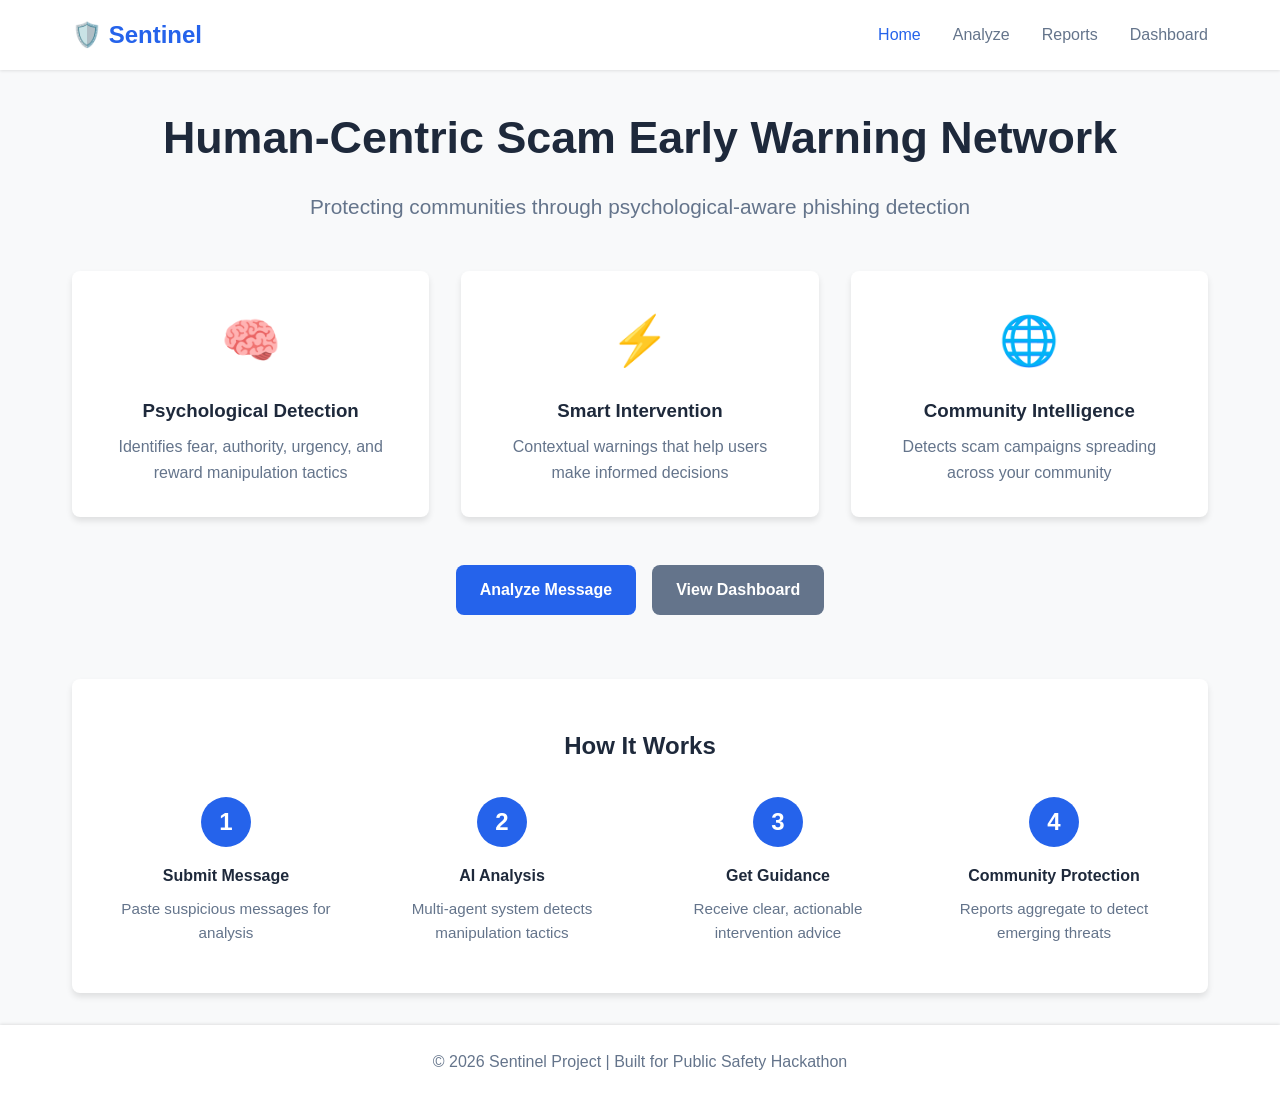
<file: frontend/index.html>
<!DOCTYPE html>
<html lang="en">
<head>
    <meta charset="UTF-8">
    <meta name="viewport" content="width=device-width, initial-scale=1.0">
    <title>Sentinel - Anti-Phishing System</title>
    <link rel="stylesheet" href="style.css">
</head>
<body>
    <nav class="navbar">
        <div class="nav-container">
            <h1 class="logo">🛡️ Sentinel</h1>
            <ul class="nav-links">
                <li><a href="index.html" class="active">Home</a></li>
                <li><a href="analyze.html">Analyze</a></li>
                <li><a href="reports.html">Reports</a></li>
                <li><a href="dashboard.html">Dashboard</a></li>
            </ul>
        </div>
    </nav>

    <main class="container">
        <div class="hero">
            <h1>Human-Centric Scam Early Warning Network</h1>
            <p class="subtitle">Protecting communities through psychological-aware phishing detection</p>
            
            <div class="hero-grid">
                <div class="feature-card">
                    <div class="feature-icon">🧠</div>
                    <h3>Psychological Detection</h3>
                    <p>Identifies fear, authority, urgency, and reward manipulation tactics</p>
                </div>
                
                <div class="feature-card">
                    <div class="feature-icon">⚡</div>
                    <h3>Smart Intervention</h3>
                    <p>Contextual warnings that help users make informed decisions</p>
                </div>
                
                <div class="feature-card">
                    <div class="feature-icon">🌐</div>
                    <h3>Community Intelligence</h3>
                    <p>Detects scam campaigns spreading across your community</p>
                </div>
            </div>

            <div class="cta-section">
                <a href="analyze.html" class="btn btn-primary">Analyze Message</a>
                <a href="dashboard.html" class="btn btn-secondary">View Dashboard</a>
            </div>
        </div>

        <div class="info-section">
            <h2>How It Works</h2>
            <div class="steps">
                <div class="step">
                    <div class="step-number">1</div>
                    <h4>Submit Message</h4>
                    <p>Paste suspicious messages for analysis</p>
                </div>
                <div class="step">
                    <div class="step-number">2</div>
                    <h4>AI Analysis</h4>
                    <p>Multi-agent system detects manipulation tactics</p>
                </div>
                <div class="step">
                    <div class="step-number">3</div>
                    <h4>Get Guidance</h4>
                    <p>Receive clear, actionable intervention advice</p>
                </div>
                <div class="step">
                    <div class="step-number">4</div>
                    <h4>Community Protection</h4>
                    <p>Reports aggregate to detect emerging threats</p>
                </div>
            </div>
        </div>
    </main>

    <footer>
        <p>&copy; 2026 Sentinel Project | Built for Public Safety Hackathon</p>
    </footer>
</body>
</html>
</file>
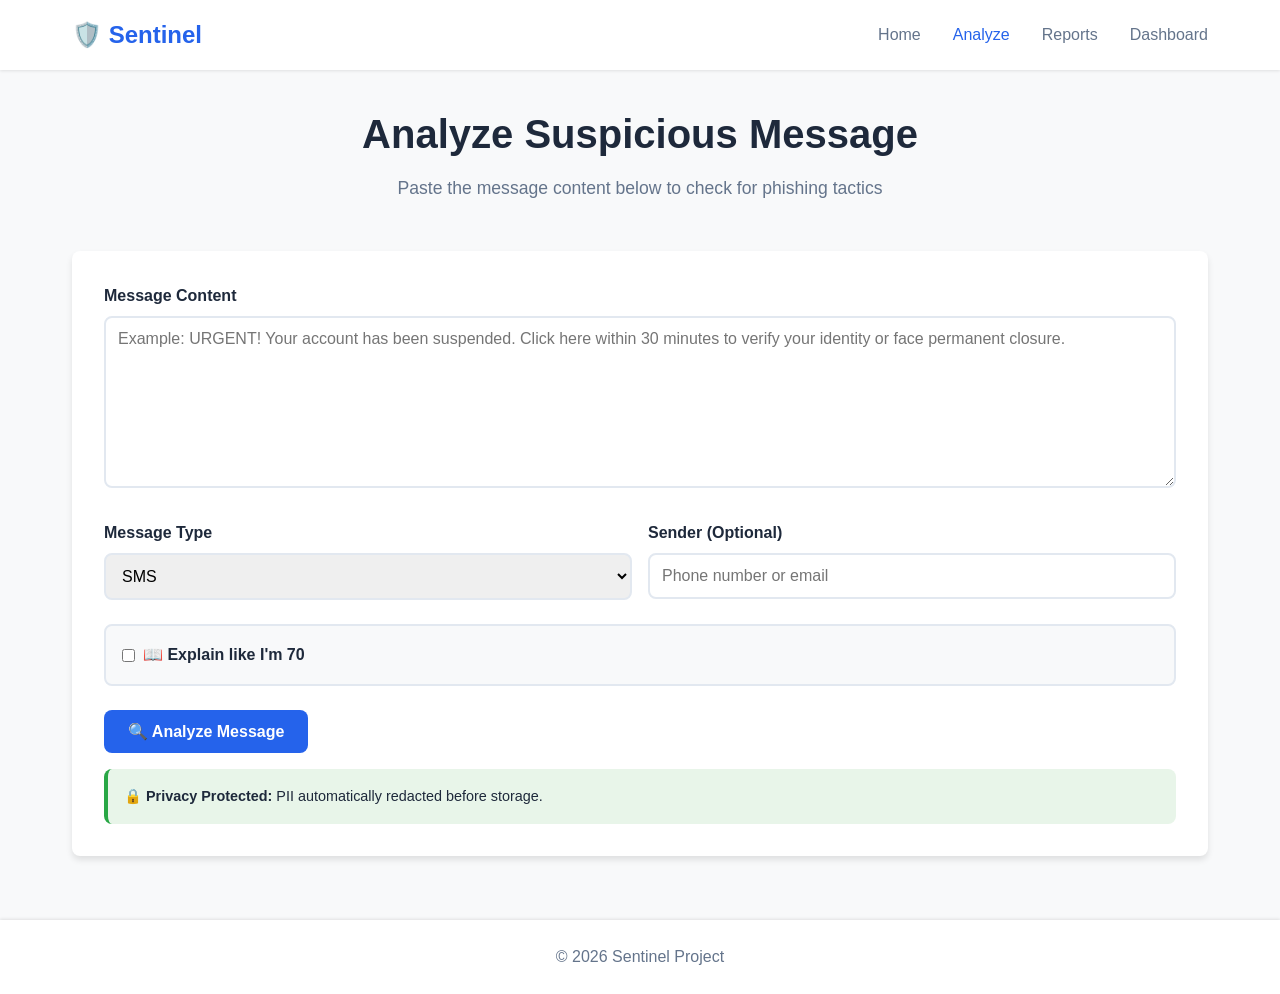
<file: frontend/analyze.html>
<!DOCTYPE html>
<html lang="en">
<head>
    <meta charset="UTF-8">
    <meta name="viewport" content="width=device-width, initial-scale=1.0">
    <title>Analyze Message - Sentinel</title>
    <link rel="stylesheet" href="style.css">
</head>
<body>
    <nav class="navbar">
        <div class="nav-container">
            <h1 class="logo">🛡️ Sentinel</h1>
            <ul class="nav-links">
                <li><a href="index.html">Home</a></li>
                <li><a href="analyze.html" class="active">Analyze</a></li>
                <li><a href="reports.html">Reports</a></li>
                <li><a href="dashboard.html">Dashboard</a></li>
            </ul>
        </div>
    </nav>

    <main class="container">
        <div class="page-header">
            <h1>Analyze Suspicious Message</h1>
            <p>Paste the message content below to check for phishing tactics</p>
        </div>

        <div class="analyze-section">
            <div class="input-card">
                <form id="analyzeForm">
                    <div class="form-group">
                        <label for="messageInput">Message Content</label>
                        <textarea 
                            id="messageInput" 
                            name="message" 
                            rows="8" 
                            placeholder="Example: URGENT! Your account has been suspended. Click here within 30 minutes to verify your identity or face permanent closure."
                            required
                        ></textarea>
                    </div>

                    <div class="form-row">
                        <div class="form-group">
                            <label for="messageType">Message Type</label>
                            <select id="messageType" name="type">
                                <option value="sms">SMS</option>
                                <option value="email">Email</option>
                                <option value="whatsapp">WhatsApp</option>
                                <option value="other">Other</option>
                            </select>
                        </div>

                        <div class="form-group">
                            <label for="senderInfo">Sender (Optional)</label>
                            <input 
                                type="text" 
                                id="senderInfo" 
                                name="sender" 
                                placeholder="Phone number or email"
                            >
                        </div>
                    </div>

                    <div class="form-options">
                        <div class="accessibility-toggle">
                            <input type="checkbox" id="simpleMode" name="simpleMode">
                            <label for="simpleMode">📖 Explain like I'm 70</label>
                        </div>
                    </div>

                    <button type="submit" class="btn btn-primary" id="analyzeBtn">
                        <span id="btnText">🔍 Analyze Message</span>
                        <span id="btnLoader" class="loader" style="display: none;"></span>
                    </button>
                </form>
                
                <div class="privacy-notice">
                    🔒 <strong>Privacy Protected:</strong> PII automatically redacted before storage.
                </div>
            </div>

            <!-- Agentic Pipeline Visualization -->
            <div id="agentPipeline" class="agent-pipeline" style="display: none;">
                <h3 class="pipeline-title">🤖 Agentic AI Pipeline — Live</h3>
                <div class="pipeline-steps">
                    <div class="pipeline-step" id="step-understand">
                        <div class="step-icon">🧠</div>
                        <div class="step-info">
                            <div class="step-name">Agent 1: Understand</div>
                            <div class="step-desc">PII redaction + tactic detection + risk scoring</div>
                        </div>
                        <div class="step-status" id="status-understand">⏳</div>
                    </div>
                    <div class="pipeline-connector"></div>
                    <div class="pipeline-step" id="step-cognitive">
                        <div class="step-icon">💡</div>
                        <div class="step-info">
                            <div class="step-name">Agent 2: Cognitive Reset</div>
                            <div class="step-desc">Generating age-appropriate intervention text</div>
                        </div>
                        <div class="step-status" id="status-cognitive">⏳</div>
                    </div>
                    <div class="pipeline-connector"></div>
                    <div class="pipeline-step" id="step-investigate">
                        <div class="step-icon">🔍</div>
                        <div class="step-info">
                            <div class="step-name">Agent 3: Investigation</div>
                            <div class="step-desc">TF-IDF clustering to find related scam reports</div>
                        </div>
                        <div class="step-status" id="status-investigate">⏳</div>
                    </div>
                    <div class="pipeline-connector"></div>
                    <div class="pipeline-step" id="step-escalate">
                        <div class="step-icon">🚨</div>
                        <div class="step-info">
                            <div class="step-name">Agent 4: Escalation</div>
                            <div class="step-desc">Campaign detection trigger (≥5 reports = alert authorities)</div>
                        </div>
                        <div class="step-status" id="status-escalate">⏳</div>
                    </div>
                </div>
            </div>

            <!-- Results Section -->
            <div id="resultsSection" class="results-section" style="display: none;">
                <div class="results-card">
                    <div class="risk-header">
                        <h2>Analysis Results</h2>
                        <div id="riskBadge" class="risk-badge"></div>
                    </div>

                    <!-- AI Community Alert Banner -->
                    <div id="communityAlertBanner" class="community-alert-banner" style="display: none;">
                        🚨 <strong>AI Cluster Match:</strong> Our system detected <span id="similarCount"></span> similar messages targeting the community. This is highly likely a coordinated campaign.
                    </div>

                    <div class="result-content">
                        <div class="result-item">
                            <h3>🎯 Risk Score</h3>
                            <div class="risk-score-display">
                                <div class="score-bar">
                                    <div id="scoreBar" class="score-fill"></div>
                                </div>
                                <span id="scoreValue" class="score-value"></span>
                            </div>
                        </div>

                        <div class="result-item">
                            <h3>🧠 Psychological Tactics Detected</h3>
                            <div id="tacticsContainer" class="tactics-list"></div>
                        </div>

                        <div class="result-item">
                            <h3>⚠️ Warning Signals</h3>
                            <div id="signalsContainer" class="signals-list"></div>
                        </div>

                        <div class="result-item intervention-box">
                            <h3>💡 Recommended Action</h3>
                            <div id="interventionText" class="intervention-content"></div>
                        </div>

                        <div class="result-item">
                            <h3>📊 Technical Analysis</h3>
                            <div id="technicalDetails" class="technical-info"></div>
                        </div>
                    </div>

                    <div class="action-buttons">
                        <button class="btn btn-primary" id="submitCommunityBtn">Submit to Community</button>
                        <button class="btn btn-secondary" onclick="resetForm()">Analyze Another</button>
                    </div>
                </div>
            </div>

            <!-- Error Section -->
            <div id="errorSection" class="error-section" style="display: none;">
                <div class="error-card">
                    <h3>⚠️ Analysis Error</h3>
                    <p id="errorMessage"></p>
                    <button class="btn btn-secondary" onclick="resetForm()">Try Again</button>
                </div>
            </div>
        </div>
    </main>

    <footer>
        <p>&copy; 2026 Sentinel Project</p>
    </footer>

    <script src="app.js"></script>
    <script src="analyze.js"></script>
</body>
</html>
</file>
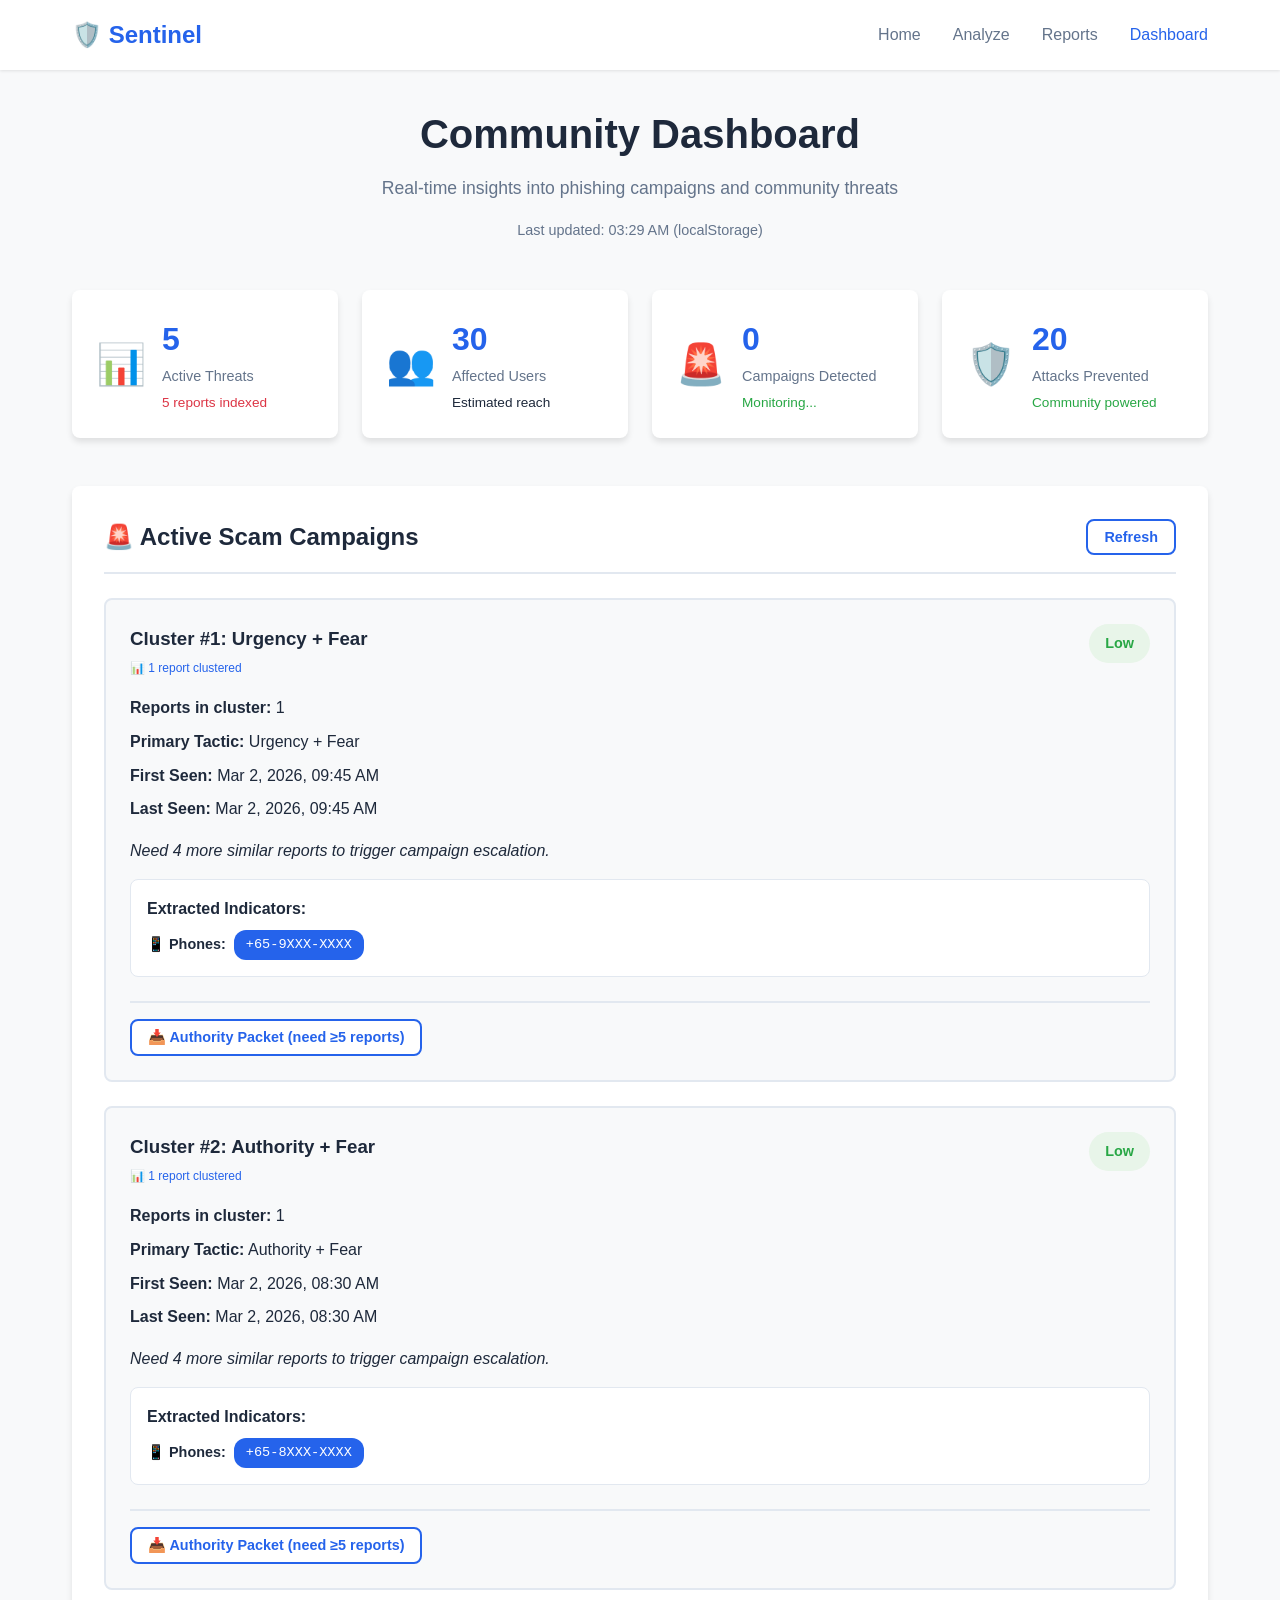
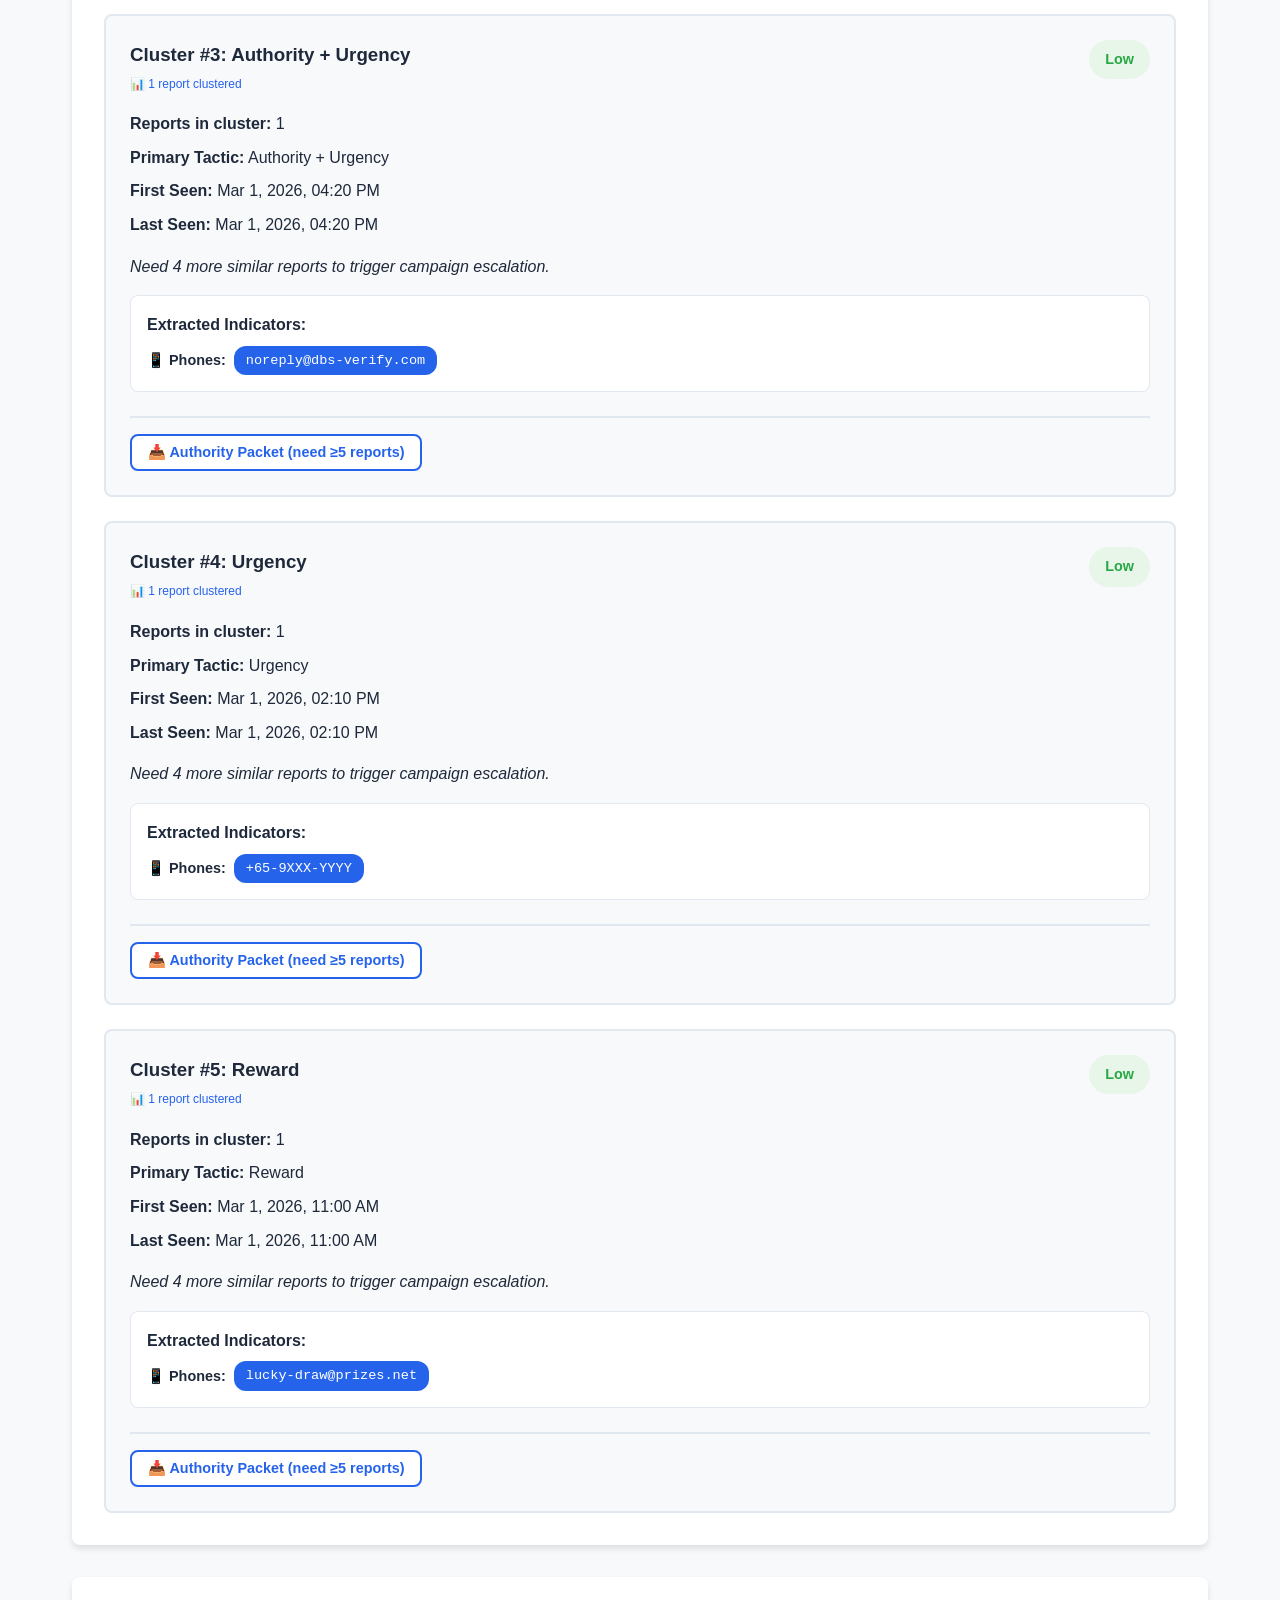
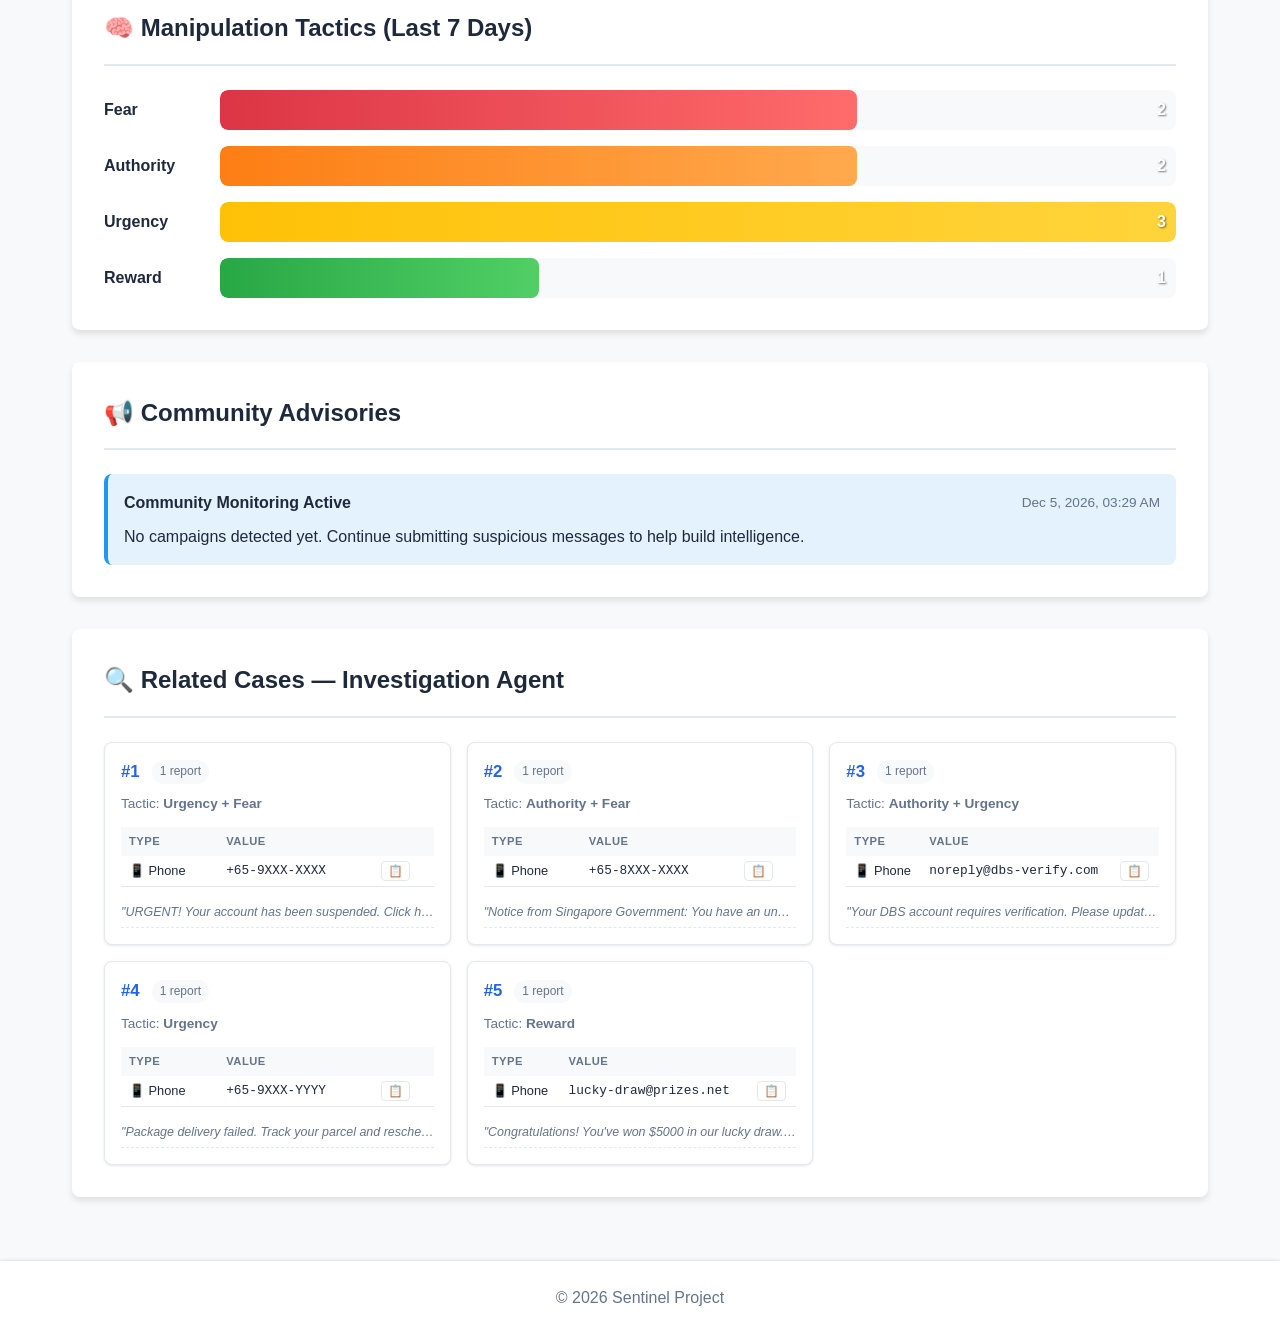
<file: frontend/dashboard.html>
<!DOCTYPE html>
<html lang="en">
<head>
    <meta charset="UTF-8">
    <meta name="viewport" content="width=device-width, initial-scale=1.0">
    <title>Community Dashboard - Sentinel</title>
    <link rel="stylesheet" href="style.css">
</head>
<body>
    <nav class="navbar">
        <div class="nav-container">
            <h1 class="logo">🛡️ Sentinel</h1>
            <ul class="nav-links">
                <li><a href="index.html">Home</a></li>
                <li><a href="analyze.html">Analyze</a></li>
                <li><a href="reports.html">Reports</a></li>
                <li><a href="dashboard.html" class="active">Dashboard</a></li>
            </ul>
        </div>
    </nav>

    <main class="container">
        <div class="page-header">
            <h1>Community Dashboard</h1>
            <p>Real-time insights into phishing campaigns and community threats</p>
            <div class="last-updated">
                Last updated: <span id="lastUpdated">--</span>
            </div>
        </div>

        <!-- Loading State -->
        <div id="loadingDashboard" class="loading-state">
            <div class="spinner"></div>
            <p>Loading dashboard...</p>
        </div>

        <!-- Dashboard Content -->
        <div id="dashboardContent" class="dashboard-content" style="display: none;">
            
            <!-- Key Metrics -->
            <div class="metrics-grid">
                <div class="metric-card">
                    <div class="metric-icon">📊</div>
                    <div class="metric-details">
                        <div class="metric-value" id="totalThreats">0</div>
                        <div class="metric-label">Active Threats</div>
                        <div class="metric-change" id="threatsChange">--</div>
                    </div>
                </div>

                <div class="metric-card">
                    <div class="metric-icon">👥</div>
                    <div class="metric-details">
                        <div class="metric-value" id="affectedUsers">0</div>
                        <div class="metric-label">Affected Users</div>
                        <div class="metric-change" id="usersChange">--</div>
                    </div>
                </div>

                <div class="metric-card">
                    <div class="metric-icon">🚨</div>
                    <div class="metric-details">
                        <div class="metric-value" id="campaignsDetected">0</div>
                        <div class="metric-label">Campaigns Detected</div>
                        <div class="metric-change" id="campaignsChange">--</div>
                    </div>
                </div>

                <div class="metric-card">
                    <div class="metric-icon">🛡️</div>
                    <div class="metric-details">
                        <div class="metric-value" id="preventedAttacks">0</div>
                        <div class="metric-label">Attacks Prevented</div>
                        <div class="metric-change positive" id="preventedChange">--</div>
                    </div>
                </div>
            </div>

            <!-- Active Campaigns -->
            <div class="dashboard-section">
                <div class="section-header">
                    <h2>🚨 Active Scam Campaigns</h2>
                    <button class="btn btn-sm btn-outline" onclick="refreshDashboard()">Refresh</button>
                </div>
                
                <div id="campaignsContainer" class="campaigns-container">
                    <!-- Campaigns will be dynamically inserted -->
                </div>
            </div>

            <!-- Psychological Tactics Distribution -->
            <div class="dashboard-section">
                <div class="section-header">
                    <h2>🧠 Manipulation Tactics (Last 7 Days)</h2>
                </div>
                
                <div class="tactics-chart">
                    <div class="chart-bar">
                        <div class="bar-label">Fear</div>
                        <div class="bar-container">
                            <div class="bar-fill bar-fear" id="fearBar" style="width: 0%"></div>
                            <span class="bar-value" id="fearCount">0</span>
                        </div>
                    </div>
                    
                    <div class="chart-bar">
                        <div class="bar-label">Authority</div>
                        <div class="bar-container">
                            <div class="bar-fill bar-authority" id="authorityBar" style="width: 0%"></div>
                            <span class="bar-value" id="authorityCount">0</span>
                        </div>
                    </div>
                    
                    <div class="chart-bar">
                        <div class="bar-label">Urgency</div>
                        <div class="bar-container">
                            <div class="bar-fill bar-urgency" id="urgencyBar" style="width: 0%"></div>
                            <span class="bar-value" id="urgencyCount">0</span>
                        </div>
                    </div>
                    
                    <div class="chart-bar">
                        <div class="bar-label">Reward</div>
                        <div class="bar-container">
                            <div class="bar-fill bar-reward" id="rewardBar" style="width: 0%"></div>
                            <span class="bar-value" id="rewardCount">0</span>
                        </div>
                    </div>
                </div>
            </div>

            <!-- Recent Alerts -->
            <div class="dashboard-section">
                <div class="section-header">
                    <h2>📢 Community Advisories</h2>
                </div>
                
                <div id="advisoriesContainer" class="advisories-container">
                    <!-- Advisories will be dynamically inserted -->
                </div>
            </div>

            <!-- Related Cases Investigation (Agent 3) -->
            <div class="dashboard-section">
                <div class="section-header">
                    <h2>🔍 Related Cases — Investigation Agent</h2>
                </div>
                
                <div id="patternsContainer" class="patterns-grid">
                    <!-- Cluster pattern cards with evidence tables will be dynamically inserted -->
                </div>
            </div>

        </div>

        <!-- Error State -->
        <div id="errorStateDashboard" class="error-section" style="display: none;">
            <div class="error-card">
                <h3>⚠️ Failed to Load Dashboard</h3>
                <p id="dashboardError"></p>
                <button class="btn btn-secondary" onclick="refreshDashboard()">Retry</button>
            </div>
        </div>
    </main>

    <footer>
        <p>&copy; 2026 Sentinel Project</p>
    </footer>

    <script src="app.js"></script>
    <script src="dashboard.js"></script>
</body>
</html>
</file>
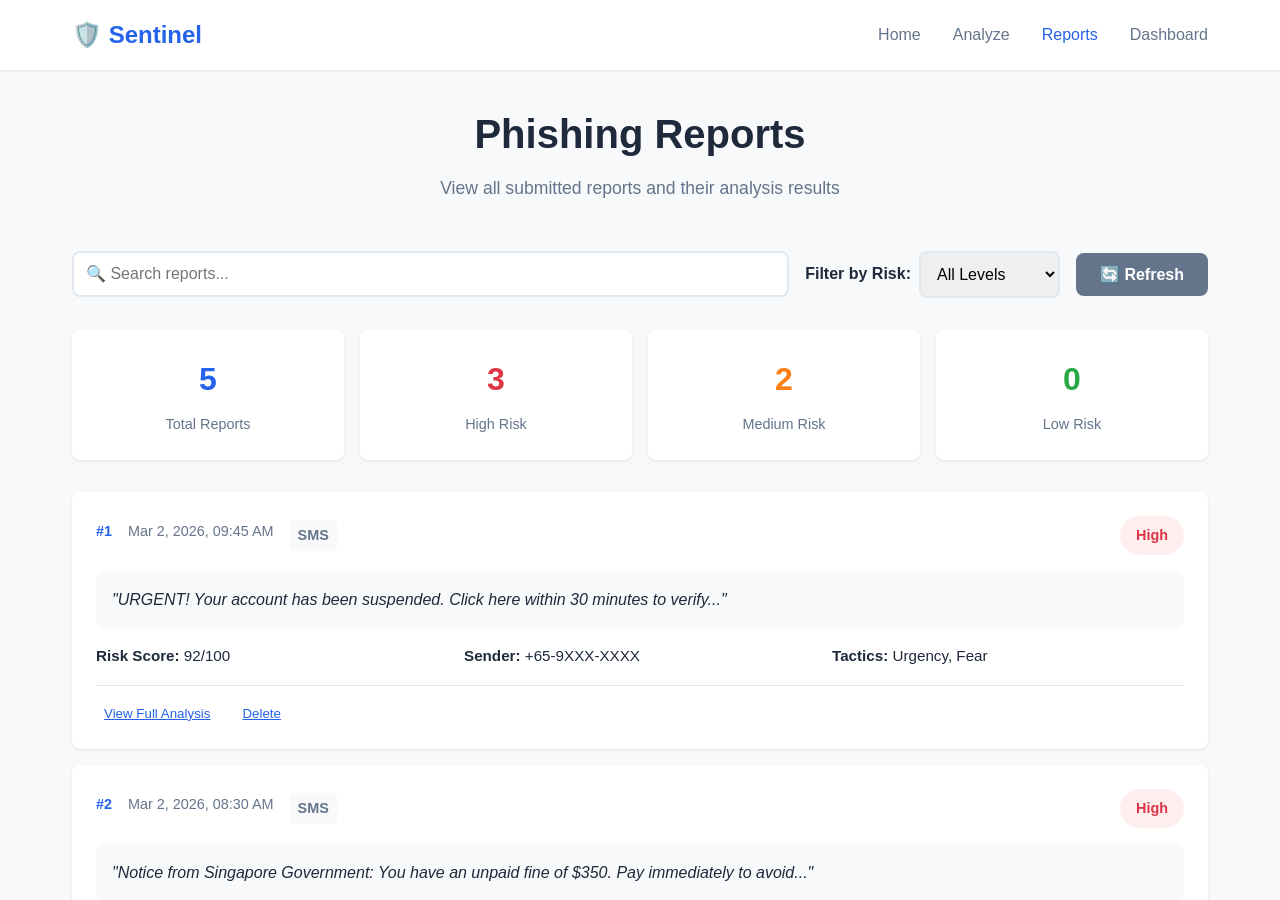
<file: frontend/reports.html>
<!DOCTYPE html>
<html lang="en">
<head>
    <meta charset="UTF-8">
    <meta name="viewport" content="width=device-width, initial-scale=1.0">
    <title>Reports - Sentinel</title>
    <link rel="stylesheet" href="style.css">
</head>
<body>
    <nav class="navbar">
        <div class="nav-container">
            <h1 class="logo">🛡️ Sentinel</h1>
            <ul class="nav-links">
                <li><a href="index.html">Home</a></li>
                <li><a href="analyze.html">Analyze</a></li>
                <li><a href="reports.html" class="active">Reports</a></li>
                <li><a href="dashboard.html">Dashboard</a></li>
            </ul>
        </div>
    </nav>

    <main class="container">
        <div class="page-header">
            <h1>Phishing Reports</h1>
            <p>View all submitted reports and their analysis results</p>
        </div>

        <div class="reports-controls">
            <div class="search-box">
                <input 
                    type="text" 
                    id="searchInput" 
                    placeholder="🔍 Search reports..." 
                    onkeyup="filterReports()"
                >
            </div>
            
            <div class="filter-group">
                <label>Filter by Risk:</label>
                <select id="riskFilter" onchange="filterReports()">
                    <option value="all">All Levels</option>
                    <option value="high">High Risk</option>
                    <option value="medium">Medium Risk</option>
                    <option value="low">Low Risk</option>
                </select>
            </div>

            <button class="btn btn-secondary" onclick="refreshReports()">
                <span id="refreshIcon">🔄</span> Refresh
            </button>
        </div>

        <!-- Loading State -->
        <div id="loadingReports" class="loading-state">
            <div class="spinner"></div>
            <p>Loading reports...</p>
        </div>

        <!-- Reports List -->
        <div id="reportsList" class="reports-list" style="display: none;">
            <div class="reports-stats">
                <div class="stat-card">
                    <div class="stat-value" id="totalReports">0</div>
                    <div class="stat-label">Total Reports</div>
                </div>
                <div class="stat-card stat-high">
                    <div class="stat-value" id="highRiskCount">0</div>
                    <div class="stat-label">High Risk</div>
                </div>
                <div class="stat-card stat-medium">
                    <div class="stat-value" id="mediumRiskCount">0</div>
                    <div class="stat-label">Medium Risk</div>
                </div>
                <div class="stat-card stat-low">
                    <div class="stat-value" id="lowRiskCount">0</div>
                    <div class="stat-label">Low Risk</div>
                </div>
            </div>

            <div id="reportsContainer" class="reports-container">
                <!-- Reports will be dynamically inserted here -->
            </div>
        </div>

        <!-- Empty State -->
        <div id="emptyState" class="empty-state" style="display: none;">
            <div class="empty-icon">📭</div>
            <h3>No Reports Yet</h3>
            <p>Start by analyzing a suspicious message</p>
            <a href="analyze.html" class="btn btn-primary">Analyze Message</a>
        </div>

        <!-- Error State -->
        <div id="errorState" class="error-section" style="display: none;">
            <div class="error-card">
                <h3>⚠️ Failed to Load Reports</h3>
                <p id="reportsError"></p>
                <button class="btn btn-secondary" onclick="refreshReports()">Retry</button>
            </div>
        </div>
    </main>

    <footer>
        <p>&copy; 2026 Sentinel Project</p>
    </footer>

    <script src="app.js"></script>
    <script src="reports.js"></script>
</body>
</html>
</file>
<file: frontend/style.css>
/* ===========================
   CSS Reset & Base Styles
   =========================== */

* {
    margin: 0;
    padding: 0;
    box-sizing: border-box;
}

:root {
    --primary-color: #2563eb;
    --primary-hover: #1d4ed8;
    --secondary-color: #64748b;
    --danger-color: #dc3545;
    --warning-color: #fd7e14;
    --success-color: #28a745;
    --light-bg: #f8f9fa;
    --dark-text: #1e293b;
    --border-color: #e2e8f0;
    --shadow-sm: 0 1px 3px rgba(0, 0, 0, 0.1);
    --shadow-md: 0 4px 6px rgba(0, 0, 0, 0.1);
    --shadow-lg: 0 10px 25px rgba(0, 0, 0, 0.15);
    --radius: 8px;
    --transition: all 0.3s ease;
}

body {
    font-family: -apple-system, BlinkMacSystemFont, 'Segoe UI', Roboto, 'Helvetica Neue', Arial, sans-serif;
    line-height: 1.6;
    color: var(--dark-text);
    background-color: var(--light-bg);
    min-height: 100vh;
    display: flex;
    flex-direction: column;
}

/* ===========================
   Navigation Bar
   =========================== */

.navbar {
    background: white;
    box-shadow: var(--shadow-sm);
    padding: 1rem 0;
    position: sticky;
    top: 0;
    z-index: 100;
}

.nav-container {
    max-width: 1200px;
    margin: 0 auto;
    padding: 0 2rem;
    display: flex;
    justify-content: space-between;
    align-items: center;
}

.logo {
    font-size: 1.5rem;
    font-weight: 700;
    color: var(--primary-color);
}

.nav-links {
    list-style: none;
    display: flex;
    gap: 2rem;
}

.nav-links a {
    text-decoration: none;
    color: var(--secondary-color);
    font-weight: 500;
    transition: var(--transition);
}

.nav-links a:hover,
.nav-links a.active {
    color: var(--primary-color);
}

/* ===========================
   Main Container
   =========================== */

main.container {
    flex: 1;
    max-width: 1200px;
    margin: 2rem auto;
    padding: 0 2rem;
    width: 100%;
}

/* ===========================
   Page Headers
   =========================== */

.page-header {
    text-align: center;
    margin-bottom: 3rem;
}

.page-header h1 {
    font-size: 2.5rem;
    margin-bottom: 0.5rem;
    color: var(--dark-text);
}

.page-header p {
    font-size: 1.1rem;
    color: var(--secondary-color);
}

/* ===========================
   Hero Section (Home Page)
   =========================== */

.hero {
    text-align: center;
    margin-bottom: 4rem;
}

.hero h1 {
    font-size: 2.8rem;
    margin-bottom: 1rem;
    color: var(--dark-text);
}

.subtitle {
    font-size: 1.3rem;
    color: var(--secondary-color);
    margin-bottom: 3rem;
}

.hero-grid {
    display: grid;
    grid-template-columns: repeat(auto-fit, minmax(250px, 1fr));
    gap: 2rem;
    margin-bottom: 3rem;
}

.feature-card {
    background: white;
    padding: 2rem;
    border-radius: var(--radius);
    box-shadow: var(--shadow-md);
    transition: var(--transition);
}

.feature-card:hover {
    transform: translateY(-5px);
    box-shadow: var(--shadow-lg);
}

.feature-icon {
    font-size: 3rem;
    margin-bottom: 1rem;
}

.feature-card h3 {
    margin-bottom: 0.5rem;
    color: var(--dark-text);
}

.feature-card p {
    color: var(--secondary-color);
}

.cta-section {
    display: flex;
    gap: 1rem;
    justify-content: center;
    margin-top: 2rem;
}

/* ===========================
   Buttons
   =========================== */

.btn {
    display: inline-block;
    padding: 0.75rem 1.5rem;
    border-radius: var(--radius);
    text-decoration: none;
    font-weight: 600;
    border: none;
    cursor: pointer;
    transition: var(--transition);
    font-size: 1rem;
}

.btn-primary {
    background: var(--primary-color);
    color: white;
}

.btn-primary:hover {
    background: var(--primary-hover);
}

.btn-secondary {
    background: var(--secondary-color);
    color: white;
}

.btn-secondary:hover {
    background: #475569;
}

.btn-outline {
    background: white;
    color: var(--primary-color);
    border: 2px solid var(--primary-color);
}

.btn-outline:hover {
    background: var(--primary-color);
    color: white;
}

.btn-sm {
    padding: 0.5rem 1rem;
    font-size: 0.9rem;
}

.btn-link {
    background: none;
    border: none;
    color: var(--primary-color);
    cursor: pointer;
    text-decoration: underline;
    padding: 0.25rem 0.5rem;
}

/* ===========================
   Forms
   =========================== */

.input-card {
    background: white;
    padding: 2rem;
    border-radius: var(--radius);
    box-shadow: var(--shadow-md);
    margin-bottom: 2rem;
}

.form-group {
    margin-bottom: 1.5rem;
}

.form-row {
    display: grid;
    grid-template-columns: repeat(auto-fit, minmax(200px, 1fr));
    gap: 1rem;
}

.form-group label {
    display: block;
    margin-bottom: 0.5rem;
    font-weight: 600;
    color: var(--dark-text);
}

.form-group input,
.form-group select,
.form-group textarea {
    width: 100%;
    padding: 0.75rem;
    border: 2px solid var(--border-color);
    border-radius: var(--radius);
    font-size: 1rem;
    transition: var(--transition);
}

.form-group input:focus,
.form-group select:focus,
.form-group textarea:focus {
    outline: none;
    border-color: var(--primary-color);
}

textarea {
    resize: vertical;
    font-family: inherit;
}

.form-options {
    margin-bottom: 1.5rem;
}

.accessibility-toggle {
    display: flex;
    align-items: center;
    gap: 0.5rem;
    padding: 1rem;
    background: var(--light-bg);
    border-radius: var(--radius);
    border: 2px solid var(--border-color);
}

.accessibility-toggle input[type="checkbox"] {
    width: auto;
    cursor: pointer;
}

.accessibility-toggle label {
    margin-bottom: 0;
    cursor: pointer;
    font-weight: 600;
    color: var(--dark-text);
}

.privacy-notice {
    margin-top: 1rem;
    padding: 1rem;
    background: #e8f5e9;
    border-left: 4px solid var(--success-color);
    border-radius: var(--radius);
    font-size: 0.9rem;
    color: var(--dark-text);
}

/* ===========================
   Results Section
   =========================== */

.results-card {
    background: white;
    padding: 2rem;
    border-radius: var(--radius);
    box-shadow: var(--shadow-md);
}

.risk-header {
    display: flex;
    justify-content: space-between;
    align-items: center;
    margin-bottom: 2rem;
    padding-bottom: 1rem;
    border-bottom: 2px solid var(--border-color);
}

.community-alert-banner {
    border-radius: var(--radius);
    padding: 1rem 1.25rem;
    margin-bottom: 2rem;
    font-weight: 700;
    font-size: 0.95rem;
    line-height: 1.6;
    border-left: 6px solid;
}

.community-alert-banner .alert-sub {
    font-weight: 400;
    font-size: 0.88rem;
    display: block;
    margin-top: 2px;
}

.community-alert-banner .alert-link {
    font-weight: 700;
    text-decoration: underline;
}

/* Level 1 — First report (Green) */
.community-alert-banner.alert-level-1 {
    background: #f0fdf4;
    border-color: #22c55e;
    color: #14532d;
}
.community-alert-banner.alert-level-1 .alert-link { color: #14532d; }

/* Level 2 — Emerging pattern (Yellow) */
.community-alert-banner.alert-level-2 {
    background: #fefce8;
    border-color: #eab308;
    color: #713f12;
}
.community-alert-banner.alert-level-2 .alert-link { color: #713f12; }

/* Level 3 — Emerging pattern stronger (Yellow-Orange) */
.community-alert-banner.alert-level-3 {
    background: #fff7ed;
    border-color: #f97316;
    color: #7c2d12;
}
.community-alert-banner.alert-level-3 .alert-link { color: #7c2d12; }

/* Level 4 — Serious threat (Orange-Red) */
.community-alert-banner.alert-level-4 {
    background: #fff1f2;
    border-color: #ef4444;
    color: #881337;
    animation: alertPulse 2s ease-in-out infinite;
}
.community-alert-banner.alert-level-4 .alert-link { color: #881337; }

/* Level 5 — Campaign confirmed (Deep Red) */
.community-alert-banner.alert-level-5 {
    background: linear-gradient(135deg, #7f1d1d, #991b1b);
    border-color: #fca5a5;
    color: #fff;
    animation: alertPulse 1.2s ease-in-out infinite;
}
.community-alert-banner.alert-level-5 .alert-sub { color: #fecaca; }
.community-alert-banner.alert-level-5 .alert-link { color: #fff; }


@keyframes alertPulse {
    0%, 100% {
        box-shadow: 0 0 0 rgba(239, 68, 68, 0.4);
    }
    50% {
        box-shadow: 0 0 20px rgba(239, 68, 68, 0.6);
    }
}

.risk-badge {
    padding: 0.5rem 1rem;
    border-radius: 20px;
    font-weight: 700;
    font-size: 0.9rem;
}

.risk-high {
    background: #fee;
    color: var(--danger-color);
}

.risk-medium {
    background: #fff3e0;
    color: var(--warning-color);
}

.risk-low {
    background: #e8f5e9;
    color: var(--success-color);
}

.result-item {
    margin-bottom: 2rem;
}

.result-item h3 {
    margin-bottom: 1rem;
    color: var(--dark-text);
}

.risk-score-display {
    display: flex;
    align-items: center;
    gap: 1rem;
}

.score-bar {
    flex: 1;
    height: 30px;
    background: var(--light-bg);
    border-radius: var(--radius);
    overflow: hidden;
}

.score-fill {
    height: 100%;
    background: var(--danger-color);
    transition: width 0.8s ease;
    border-radius: var(--radius);
}

.score-value {
    font-size: 1.5rem;
    font-weight: 700;
    min-width: 80px;
}

.tactics-list ul,
.signals-list ul {
    list-style: none;
    padding-left: 0;
}

.tactics-list li,
.signals-list li {
    padding: 0.75rem;
    background: var(--light-bg);
    margin-bottom: 0.5rem;
    border-radius: var(--radius);
    border-left: 4px solid var(--primary-color);
}

.intervention-box {
    background: #fff3cd;
    padding: 1.5rem;
    border-radius: var(--radius);
    border-left: 4px solid var(--warning-color);
}

.intervention-content {
    font-size: 1.1rem;
    line-height: 1.8;
    white-space: pre-wrap;
}

.simple-mode-indicator {
    padding: 0.5rem 1rem;
    background: #e3f2fd;
    border: 2px solid #2196f3;
    border-radius: 20px;
    font-size: 0.85rem;
    font-weight: 600;
    color: #1976d2;
}

.mode-note {
    margin-top: 1rem;
    padding-top: 1rem;
    border-top: 1px solid rgba(0,0,0,0.1);
    font-size: 0.9rem;
    font-style: italic;
    color: var(--secondary-color);
}

.technical-info {
    color: var(--secondary-color);
    font-size: 0.95rem;
}

.action-buttons {
    display: flex;
    gap: 1rem;
    margin-top: 2rem;
    padding-top: 2rem;
    border-top: 2px solid var(--border-color);
}

/* ===========================
   Reports Page
   =========================== */

.reports-controls {
    display: flex;
    gap: 1rem;
    margin-bottom: 2rem;
    flex-wrap: wrap;
    align-items: center;
}

.search-box {
    flex: 1;
    min-width: 250px;
}

.search-box input {
    width: 100%;
    padding: 0.75rem;
    border: 2px solid var(--border-color);
    border-radius: var(--radius);
    font-size: 1rem;
}

.filter-group {
    display: flex;
    align-items: center;
    gap: 0.5rem;
}

.filter-group label {
    font-weight: 600;
}

.filter-group select {
    padding: 0.75rem;
    border: 2px solid var(--border-color);
    border-radius: var(--radius);
    font-size: 1rem;
}

.reports-stats {
    display: grid;
    grid-template-columns: repeat(auto-fit, minmax(150px, 1fr));
    gap: 1rem;
    margin-bottom: 2rem;
}

.stat-card {
    background: white;
    padding: 1.5rem;
    border-radius: var(--radius);
    box-shadow: var(--shadow-sm);
    text-align: center;
}

.stat-value {
    font-size: 2rem;
    font-weight: 700;
    color: var(--primary-color);
}

.stat-high .stat-value {
    color: var(--danger-color);
}

.stat-medium .stat-value {
    color: var(--warning-color);
}

.stat-low .stat-value {
    color: var(--success-color);
}

.stat-label {
    color: var(--secondary-color);
    font-size: 0.9rem;
    margin-top: 0.5rem;
}

.reports-container {
    display: grid;
    gap: 1rem;
}

.report-card {
    background: white;
    padding: 1.5rem;
    border-radius: var(--radius);
    box-shadow: var(--shadow-sm);
    transition: var(--transition);
}

.report-card:hover {
    box-shadow: var(--shadow-md);
}

.report-header {
    display: flex;
    justify-content: space-between;
    align-items: center;
    margin-bottom: 1rem;
}

.report-meta {
    display: flex;
    gap: 1rem;
    flex-wrap: wrap;
    font-size: 0.9rem;
    color: var(--secondary-color);
}

.report-id {
    font-weight: 700;
    color: var(--primary-color);
}

.report-type {
    background: var(--light-bg);
    padding: 0.25rem 0.5rem;
    border-radius: 4px;
    font-weight: 600;
}

.report-snippet {
    font-style: italic;
    color: var(--dark-text);
    margin-bottom: 1rem;
    padding: 1rem;
    background: var(--light-bg);
    border-radius: var(--radius);
}

.report-details {
    display: grid;
    grid-template-columns: repeat(auto-fit, minmax(200px, 1fr));
    gap: 1rem;
    margin-bottom: 1rem;
}

.detail-item {
    font-size: 0.95rem;
}

.report-actions {
    display: flex;
    gap: 1rem;
    padding-top: 1rem;
    border-top: 1px solid var(--border-color);
}

/* ===========================
   Dashboard Page
   =========================== */

.last-updated {
    margin-top: 1rem;
    color: var(--secondary-color);
    font-size: 0.9rem;
}

.metrics-grid {
    display: grid;
    grid-template-columns: repeat(auto-fit, minmax(220px, 1fr));
    gap: 1.5rem;
    margin-bottom: 3rem;
}

.metric-card {
    background: white;
    padding: 1.5rem;
    border-radius: var(--radius);
    box-shadow: var(--shadow-md);
    display: flex;
    gap: 1rem;
    align-items: center;
}

.metric-icon {
    font-size: 2.5rem;
}

.metric-details {
    flex: 1;
}

.metric-value {
    font-size: 2rem;
    font-weight: 700;
    color: var(--primary-color);
}

.metric-label {
    color: var(--secondary-color);
    font-size: 0.9rem;
}

.metric-change {
    font-size: 0.85rem;
    margin-top: 0.25rem;
}

.metric-change.positive {
    color: var(--success-color);
}

.metric-change.negative {
    color: var(--danger-color);
}

.dashboard-section {
    background: white;
    padding: 2rem;
    border-radius: var(--radius);
    box-shadow: var(--shadow-md);
    margin-bottom: 2rem;
}

.section-header {
    display: flex;
    justify-content: space-between;
    align-items: center;
    margin-bottom: 1.5rem;
    padding-bottom: 1rem;
    border-bottom: 2px solid var(--border-color);
}

.section-header h2 {
    color: var(--dark-text);
}

.campaigns-container {
    display: grid;
    gap: 1.5rem;
}

.campaign-card {
    padding: 1.5rem;
    border: 2px solid var(--border-color);
    border-radius: var(--radius);
    background: var(--light-bg);
    transition: var(--transition);
}

.campaign-detected {
    border-color: var(--danger-color);
    background: #fee;
    box-shadow: 0 0 15px rgba(220, 53, 69, 0.3);
}

.campaign-header {
    display: flex;
    justify-content: space-between;
    align-items: flex-start;
    margin-bottom: 1rem;
}

.campaign-badge {
    background: var(--danger-color);
    color: white;
    padding: 0.25rem 0.75rem;
    border-radius: 20px;
    font-size: 0.85rem;
    font-weight: 700;
    margin-top: 0.5rem;
    display: inline-block;
    animation: pulse 2s infinite;
}

@keyframes pulse {
    0%, 100% {
        opacity: 1;
    }
    50% {
        opacity: 0.7;
    }
}

.campaign-details p {
    margin-bottom: 0.5rem;
    color: var(--dark-text);
}

.campaign-description {
    color: var(--secondary-color);
    font-style: italic;
    margin-top: 1rem;
}

.campaign-indicators {
    margin-top: 1rem;
    padding: 1rem;
    background: white;
    border-radius: var(--radius);
    border: 1px solid var(--border-color);
}

.indicator-group {
    margin-top: 0.5rem;
    display: flex;
    flex-wrap: wrap;
    gap: 0.5rem;
    align-items: center;
}

.indicator-label {
    font-weight: 600;
    color: var(--dark-text);
    font-size: 0.9rem;
}

.indicator-tag {
    background: var(--primary-color);
    color: white;
    padding: 0.25rem 0.75rem;
    border-radius: 12px;
    font-size: 0.85rem;
    font-family: 'Courier New', monospace;
}

.campaign-actions {
    display: flex;
    gap: 0.75rem;
    margin-top: 1.5rem;
    padding-top: 1rem;
    border-top: 2px solid var(--border-color);
    flex-wrap: wrap;
}

.tactics-chart {
    display: grid;
    gap: 1rem;
}

.chart-bar {
    display: grid;
    grid-template-columns: 100px 1fr;
    gap: 1rem;
    align-items: center;
}

.bar-label {
    font-weight: 600;
    color: var(--dark-text);
}

.bar-container {
    position: relative;
    background: var(--light-bg);
    height: 40px;
    border-radius: var(--radius);
    overflow: hidden;
}

.bar-fill {
    height: 100%;
    transition: width 1s ease;
    border-radius: var(--radius);
}

.bar-fear {
    background: linear-gradient(90deg, #dc3545, #ff6b6b);
}

.bar-authority {
    background: linear-gradient(90deg, #fd7e14, #ffa94d);
}

.bar-urgency {
    background: linear-gradient(90deg, #ffc107, #ffd43b);
}

.bar-reward {
    background: linear-gradient(90deg, #28a745, #51cf66);
}

.bar-value {
    position: absolute;
    right: 10px;
    top: 50%;
    transform: translateY(-50%);
    font-weight: 700;
    color: white;
    text-shadow: 1px 1px 2px rgba(0, 0, 0, 0.5);
}

.advisories-container {
    display: grid;
    gap: 1rem;
}

.advisory-card {
    padding: 1rem;
    border-radius: var(--radius);
    border-left: 4px solid;
}

.advisory-critical {
    background: #fee;
    border-color: var(--danger-color);
}

.advisory-high {
    background: #fff3e0;
    border-color: var(--warning-color);
}

.advisory-medium {
    background: #e3f2fd;
    border-color: #2196f3;
}

.advisory-header {
    display: flex;
    justify-content: space-between;
    align-items: center;
    margin-bottom: 0.5rem;
}

.advisory-header h4 {
    color: var(--dark-text);
}

.advisory-date {
    font-size: 0.85rem;
    color: var(--secondary-color);
}

.patterns-grid {
    display: grid;
    grid-template-columns: repeat(auto-fit, minmax(200px, 1fr));
    gap: 1rem;
}

/* ===========================
   Loading & Empty States
   =========================== */

.loading-state {
    display: flex;
    flex-direction: column;
    align-items: center;
    justify-content: center;
    padding: 4rem;
}

.spinner {
    width: 50px;
    height: 50px;
    border: 4px solid var(--border-color);
    border-top-color: var(--primary-color);
    border-radius: 50%;
    animation: spin 1s linear infinite;
}

@keyframes spin {
    to {
        transform: rotate(360deg);
    }
}

.loading-state p {
    margin-top: 1rem;
    color: var(--secondary-color);
}

.empty-state {
    display: flex;
    flex-direction: column;
    align-items: center;
    justify-content: center;
    padding: 4rem;
    text-align: center;
}

.empty-icon {
    font-size: 4rem;
    margin-bottom: 1rem;
}

.empty-state h3 {
    margin-bottom: 0.5rem;
    color: var(--dark-text);
}

.empty-state p {
    color: var(--secondary-color);
    margin-bottom: 2rem;
}

.error-section {
    padding: 2rem;
}

.error-card {
    background: #fee;
    padding: 2rem;
    border-radius: var(--radius);
    border-left: 4px solid var(--danger-color);
    text-align: center;
}

.error-card h3 {
    color: var(--danger-color);
    margin-bottom: 1rem;
}

.error-card p {
    color: var(--dark-text);
    margin-bottom: 1.5rem;
}

/* ===========================
   Info Section (Home Page)
   =========================== */

.info-section {
    background: white;
    padding: 3rem 2rem;
    border-radius: var(--radius);
    box-shadow: var(--shadow-md);
    margin-top: 3rem;
}

.info-section h2 {
    text-align: center;
    margin-bottom: 2rem;
    color: var(--dark-text);
}

.steps {
    display: grid;
    grid-template-columns: repeat(auto-fit, minmax(200px, 1fr));
    gap: 2rem;
}

.step {
    text-align: center;
}

.step-number {
    width: 50px;
    height: 50px;
    background: var(--primary-color);
    color: white;
    border-radius: 50%;
    display: flex;
    align-items: center;
    justify-content: center;
    font-size: 1.5rem;
    font-weight: 700;
    margin: 0 auto 1rem;
}

.step h4 {
    margin-bottom: 0.5rem;
    color: var(--dark-text);
}

.step p {
    color: var(--secondary-color);
    font-size: 0.95rem;
}

/* ===========================
   Footer
   =========================== */

footer {
    background: white;
    padding: 1.5rem;
    text-align: center;
    color: var(--secondary-color);
    margin-top: auto;
    box-shadow: 0 -1px 3px rgba(0, 0, 0, 0.1);
}

/* ===========================
   Loader Animation
   =========================== */

.loader {
    width: 20px;
    height: 20px;
    border: 3px solid white;
    border-top-color: transparent;
    border-radius: 50%;
    animation: spin 0.8s linear infinite;
}

/* ===========================
   Utility Classes
   =========================== */

.text-muted {
    color: var(--secondary-color);
}

.text-center {
    text-align: center;
}

/* ===========================
   Responsive Design
   =========================== */

@media (max-width: 768px) {
    .nav-container {
        flex-direction: column;
        gap: 1rem;
    }

    .nav-links {
        gap: 1rem;
    }

    .hero h1 {
        font-size: 2rem;
    }

    .subtitle {
        font-size: 1.1rem;
    }

    .page-header h1 {
        font-size: 2rem;
    }

    .cta-section {
        flex-direction: column;
    }

    .reports-controls {
        flex-direction: column;
        align-items: stretch;
    }

    .action-buttons {
        flex-direction: column;
    }

    .chart-bar {
        grid-template-columns: 80px 1fr;
    }
}

/* ===========================
   Agentic Pipeline Visualization
   =========================== */

.agent-pipeline {
    background: linear-gradient(135deg, #0f172a 0%, #1e293b 100%);
    border-radius: var(--radius);
    padding: 1.5rem;
    margin-top: 1.5rem;
    color: #e2e8f0;
}

.pipeline-title {
    color: #38bdf8;
    font-size: 1.1rem;
    margin-bottom: 1rem;
    text-align: center;
    letter-spacing: 0.5px;
}

.pipeline-steps {
    display: flex;
    flex-direction: column;
    gap: 0;
}

.pipeline-step {
    display: flex;
    align-items: center;
    gap: 1rem;
    padding: 0.75rem 1rem;
    border-radius: 6px;
    background: rgba(255, 255, 255, 0.05);
    border: 1px solid rgba(255, 255, 255, 0.08);
    transition: all 0.4s ease;
}

.pipeline-step.step-active {
    background: rgba(56, 189, 248, 0.15);
    border-color: #38bdf8;
    box-shadow: 0 0 15px rgba(56, 189, 248, 0.2);
    animation: agentPulse 1s ease-in-out infinite;
}

.pipeline-step.step-done {
    background: rgba(34, 197, 94, 0.12);
    border-color: rgba(34, 197, 94, 0.4);
}

@keyframes agentPulse {
    0%, 100% { box-shadow: 0 0 5px rgba(56, 189, 248, 0.2); }
    50% { box-shadow: 0 0 20px rgba(56, 189, 248, 0.4); }
}

.step-icon {
    font-size: 1.5rem;
    min-width: 2rem;
    text-align: center;
}

.step-info {
    flex: 1;
}

.step-name {
    font-weight: 600;
    font-size: 0.95rem;
    color: #f1f5f9;
}

.step-desc {
    font-size: 0.75rem;
    color: #94a3b8;
    margin-top: 2px;
}

.step-status {
    font-size: 1.2rem;
    min-width: 2rem;
    text-align: center;
}

.pipeline-connector {
    width: 2px;
    height: 12px;
    background: rgba(255, 255, 255, 0.15);
    margin-left: 2rem;
}

/* ===========================
   Authority Packet Modal
   =========================== */

.modal-overlay {
    position: fixed;
    top: 0;
    left: 0;
    width: 100%;
    height: 100%;
    background: rgba(0, 0, 0, 0.6);
    display: flex;
    justify-content: center;
    align-items: center;
    z-index: 1000;
    backdrop-filter: blur(4px);
}

.authority-packet-modal {
    background: white;
    border-radius: 12px;
    max-width: 700px;
    width: 90%;
    max-height: 85vh;
    overflow-y: auto;
    box-shadow: 0 25px 50px rgba(0, 0, 0, 0.3);
}

.modal-header {
    display: flex;
    justify-content: space-between;
    align-items: center;
    padding: 1.25rem 1.5rem;
    border-bottom: 2px solid var(--danger-color);
    background: linear-gradient(135deg, #fef2f2, #fff);
}

.modal-header h2 {
    font-size: 1.15rem;
    color: var(--dark-text);
}

.modal-close {
    background: none;
    border: none;
    font-size: 1.5rem;
    cursor: pointer;
    color: var(--secondary-color);
    padding: 0.25rem;
    border-radius: 4px;
    transition: var(--transition);
}

.modal-close:hover {
    background: var(--light-bg);
    color: var(--danger-color);
}

.packet-body {
    padding: 1.5rem;
}

.packet-section {
    margin-bottom: 1.5rem;
}

.packet-section h4 {
    margin-bottom: 0.75rem;
    color: var(--dark-text);
    font-size: 1rem;
}

.evidence-table {
    width: 100%;
    border-collapse: collapse;
}

.evidence-table td {
    padding: 0.6rem 1rem;
    border-bottom: 1px solid var(--border-color);
    font-size: 0.9rem;
}

.evidence-table tr:last-child td {
    border-bottom: none;
}

.evidence-grid {
    display: grid;
    grid-template-columns: 1fr 1fr;
    gap: 1rem;
}

.evidence-block {
    background: var(--light-bg);
    padding: 1rem;
    border-radius: 8px;
    border: 1px solid var(--border-color);
}

.evidence-block h5 {
    font-size: 0.85rem;
    margin-bottom: 0.5rem;
    color: var(--secondary-color);
}

.evidence-items {
    display: flex;
    flex-wrap: wrap;
    gap: 0.5rem;
}

.packet-recommendation {
    background: #fef3c7;
    border-left: 4px solid #f59e0b;
    padding: 1rem;
    border-radius: 0 6px 6px 0;
    font-size: 0.9rem;
    font-weight: 500;
}

.modal-footer {
    display: flex;
    gap: 0.75rem;
    justify-content: flex-end;
    padding: 1rem 1.5rem;
    border-top: 1px solid var(--border-color);
    background: var(--light-bg);
    border-radius: 0 0 12px 12px;
}

/* ===========================
   Related Cases / Patterns Grid
   =========================== */

.patterns-grid {
    display: grid;
    grid-template-columns: repeat(auto-fill, minmax(320px, 1fr));
    gap: 1rem;
}

.pattern-card {
    background: white;
    border: 1px solid var(--border-color);
    border-radius: var(--radius);
    padding: 1rem;
    box-shadow: var(--shadow-sm);
    transition: var(--transition);
}

.pattern-card:hover {
    box-shadow: var(--shadow-md);
    transform: translateY(-2px);
}

.pattern-card.pattern-campaign {
    border-color: var(--danger-color);
    border-width: 2px;
    background: linear-gradient(135deg, #fff5f5 0%, #ffffff 100%);
}

.pattern-header {
    display: flex;
    align-items: center;
    gap: 0.75rem;
    margin-bottom: 0.5rem;
}

.pattern-id {
    font-weight: 700;
    color: var(--primary-color);
    font-size: 1.05rem;
}

.pattern-count {
    background: var(--light-bg);
    padding: 2px 8px;
    border-radius: 12px;
    font-size: 0.75rem;
    color: var(--secondary-color);
    font-weight: 500;
}

.pattern-alert {
    background: var(--danger-color);
    color: white;
    padding: 2px 8px;
    border-radius: 12px;
    font-size: 0.7rem;
    font-weight: 700;
    letter-spacing: 0.5px;
    animation: pulse 2s infinite;
}

.pattern-tactic {
    font-size: 0.85rem;
    color: var(--secondary-color);
    margin-bottom: 0.75rem;
}

.evidence-mini-table {
    width: 100%;
    border-collapse: collapse;
    margin-bottom: 0.75rem;
    font-size: 0.8rem;
}

.evidence-mini-table thead th {
    background: var(--light-bg);
    padding: 0.35rem 0.5rem;
    text-align: left;
    font-weight: 600;
    color: var(--secondary-color);
    font-size: 0.7rem;
    text-transform: uppercase;
    letter-spacing: 0.5px;
}

.evidence-mini-table td {
    padding: 0.3rem 0.5rem;
    border-bottom: 1px solid var(--border-color);
}

.evidence-value {
    font-family: 'Courier New', monospace;
    font-weight: 500;
    color: var(--dark-text);
    word-break: break-all;
}

.btn-copy {
    background: none;
    border: 1px solid var(--border-color);
    border-radius: 4px;
    cursor: pointer;
    padding: 2px 6px;
    font-size: 0.75rem;
    transition: var(--transition);
}

.btn-copy:hover {
    background: var(--light-bg);
    border-color: var(--primary-color);
}

.pattern-snippets {
    margin-top: 0.5rem;
}

.snippet-preview {
    font-size: 0.78rem;
    color: var(--secondary-color);
    font-style: italic;
    padding: 0.25rem 0;
    border-bottom: 1px dashed var(--border-color);
    overflow: hidden;
    text-overflow: ellipsis;
    white-space: nowrap;
}

.snippet-more {
    font-size: 0.75rem;
    color: var(--primary-color);
    font-weight: 600;
    margin-top: 0.25rem;
}

.text-sm {
    font-size: 0.8rem;
}

/* ===========================
   Cluster Badge (non-campaign)
   =========================== */

.cluster-badge {
    font-size: 0.75rem;
    color: var(--primary-color);
    font-weight: 500;
}

.campaign-escalation-msg {
    color: var(--danger-color);
    font-weight: 600;
    font-size: 0.88rem;
    margin-top: 0.5rem;
}

/* ===========================
   Responsive overrides for new components
   =========================== */

@media (max-width: 768px) {
    .evidence-grid {
        grid-template-columns: 1fr;
    }
    
    .patterns-grid {
        grid-template-columns: 1fr;
    }
    
    .authority-packet-modal {
        width: 95%;
    }

    .pipeline-step {
        padding: 0.5rem 0.75rem;
    }
}
</file>
